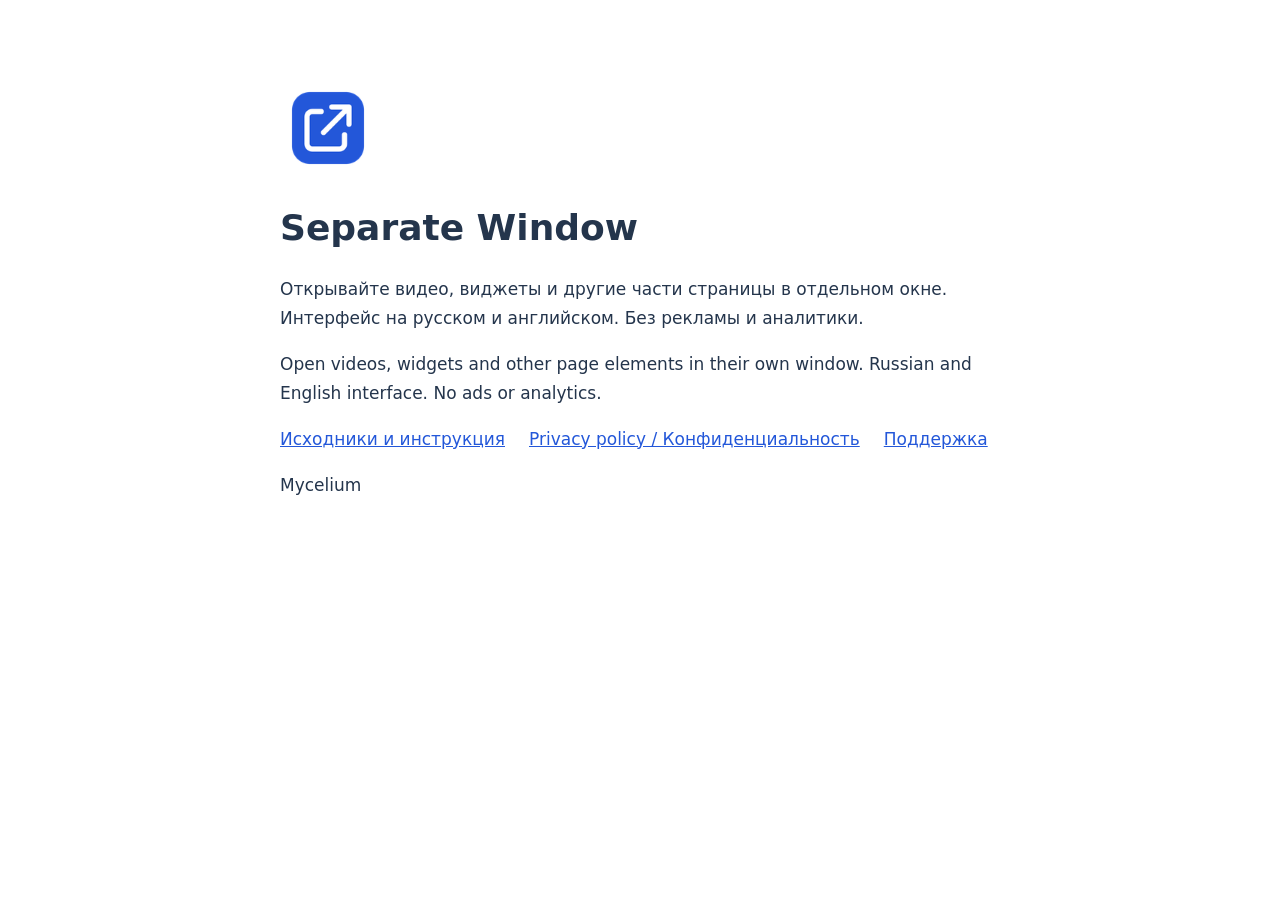
<file: docs/index.html>
<!doctype html><html lang="ru"><meta charset="utf-8"><meta name="viewport" content="width=device-width,initial-scale=1"><title>Separate Window — Mycelium</title><link rel="icon" href="favicon.ico"><style>body{max-width:720px;margin:80px auto;padding:0 24px;color:#24354c;font:17px/1.7 "Segoe UI",system-ui,sans-serif}img{width:96px;height:96px}h1{font-size:36px;margin:12px 0}a{color:#2357d9}nav{display:flex;gap:24px;flex-wrap:wrap}</style><body><img src="store/assets/icon128.png" alt=""><h1>Separate Window</h1><p>Открывайте видео, виджеты и другие части страницы в отдельном окне. Интерфейс на русском и английском. Без рекламы и аналитики.</p><p lang="en">Open videos, widgets and other page elements in their own window. Russian and English interface. No ads or analytics.</p><nav><a href="https://github.com/MerlinRus/SeparateWindow">Исходники и инструкция</a><a href="privacy.html">Privacy policy / Конфиденциальность</a><a href="mailto:qobuz43@gmail.com">Поддержка</a></nav><p>Mycelium</p></body></html>
</file>
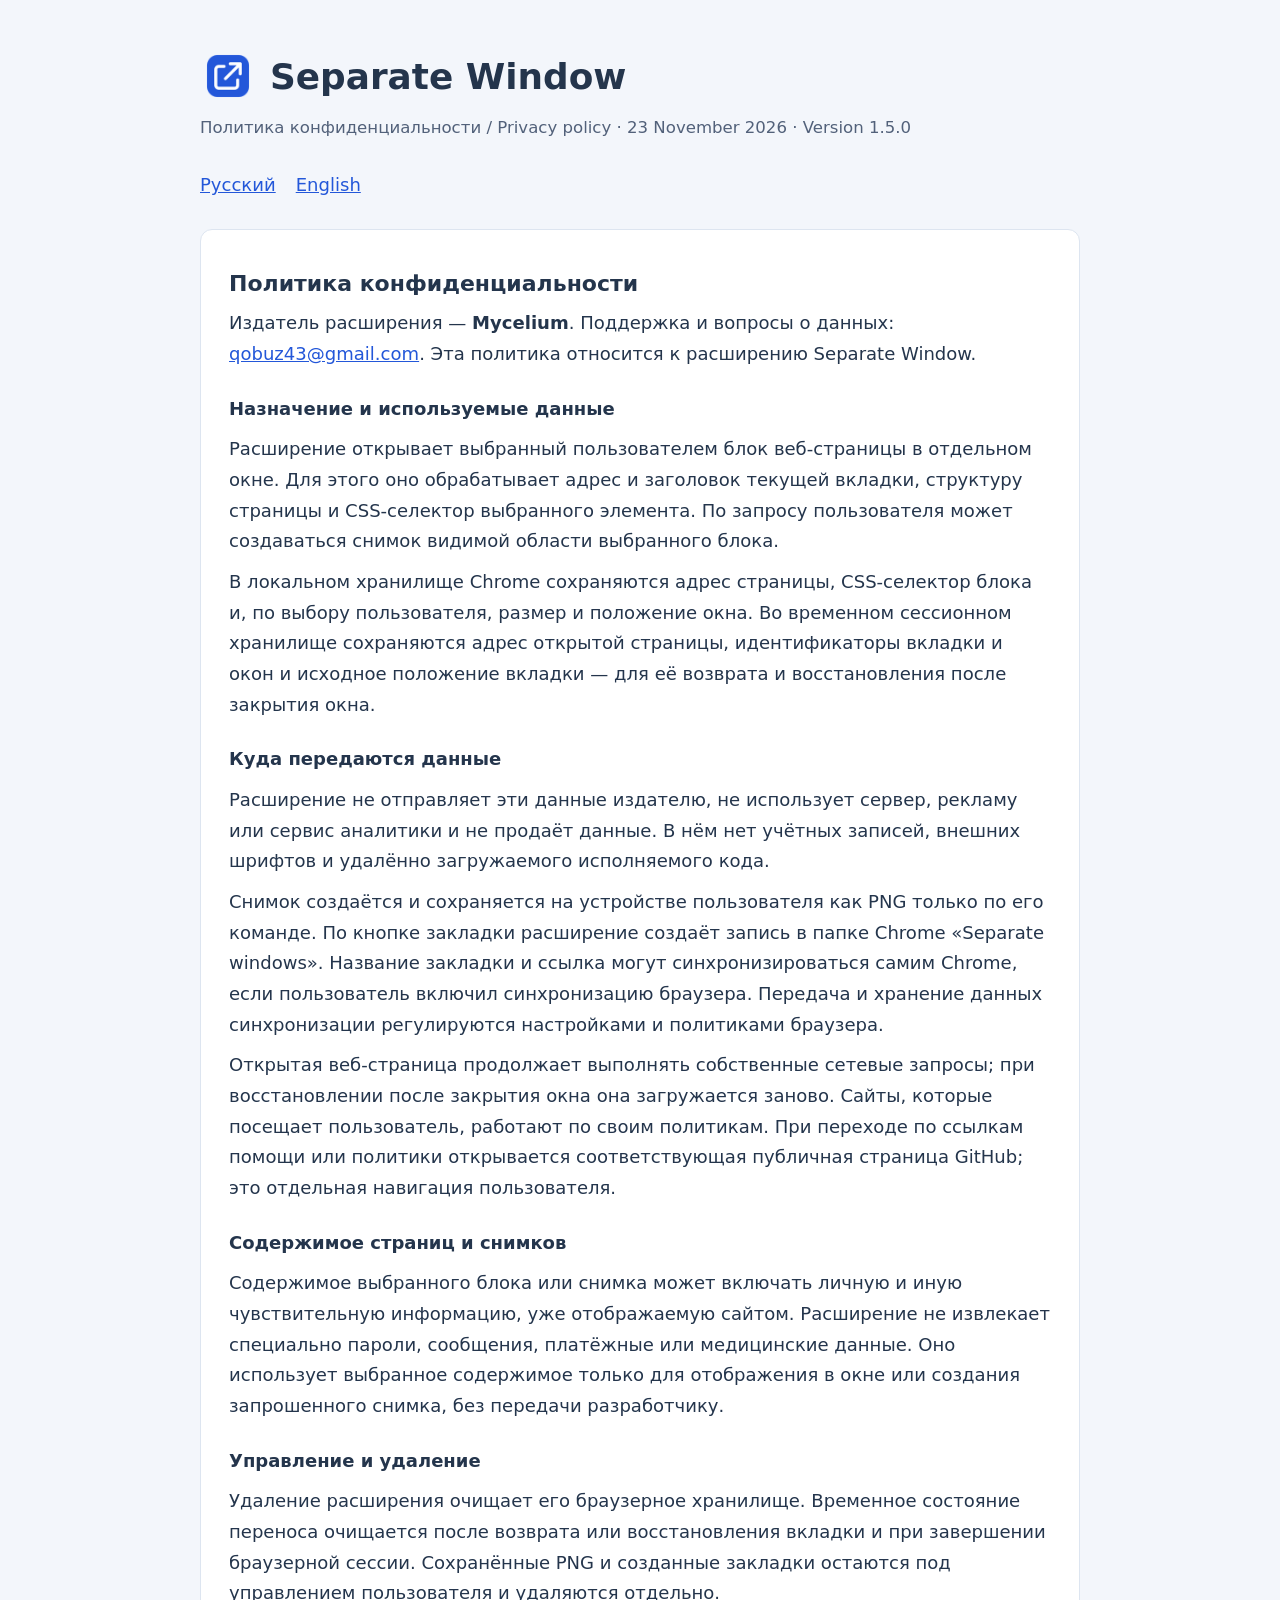
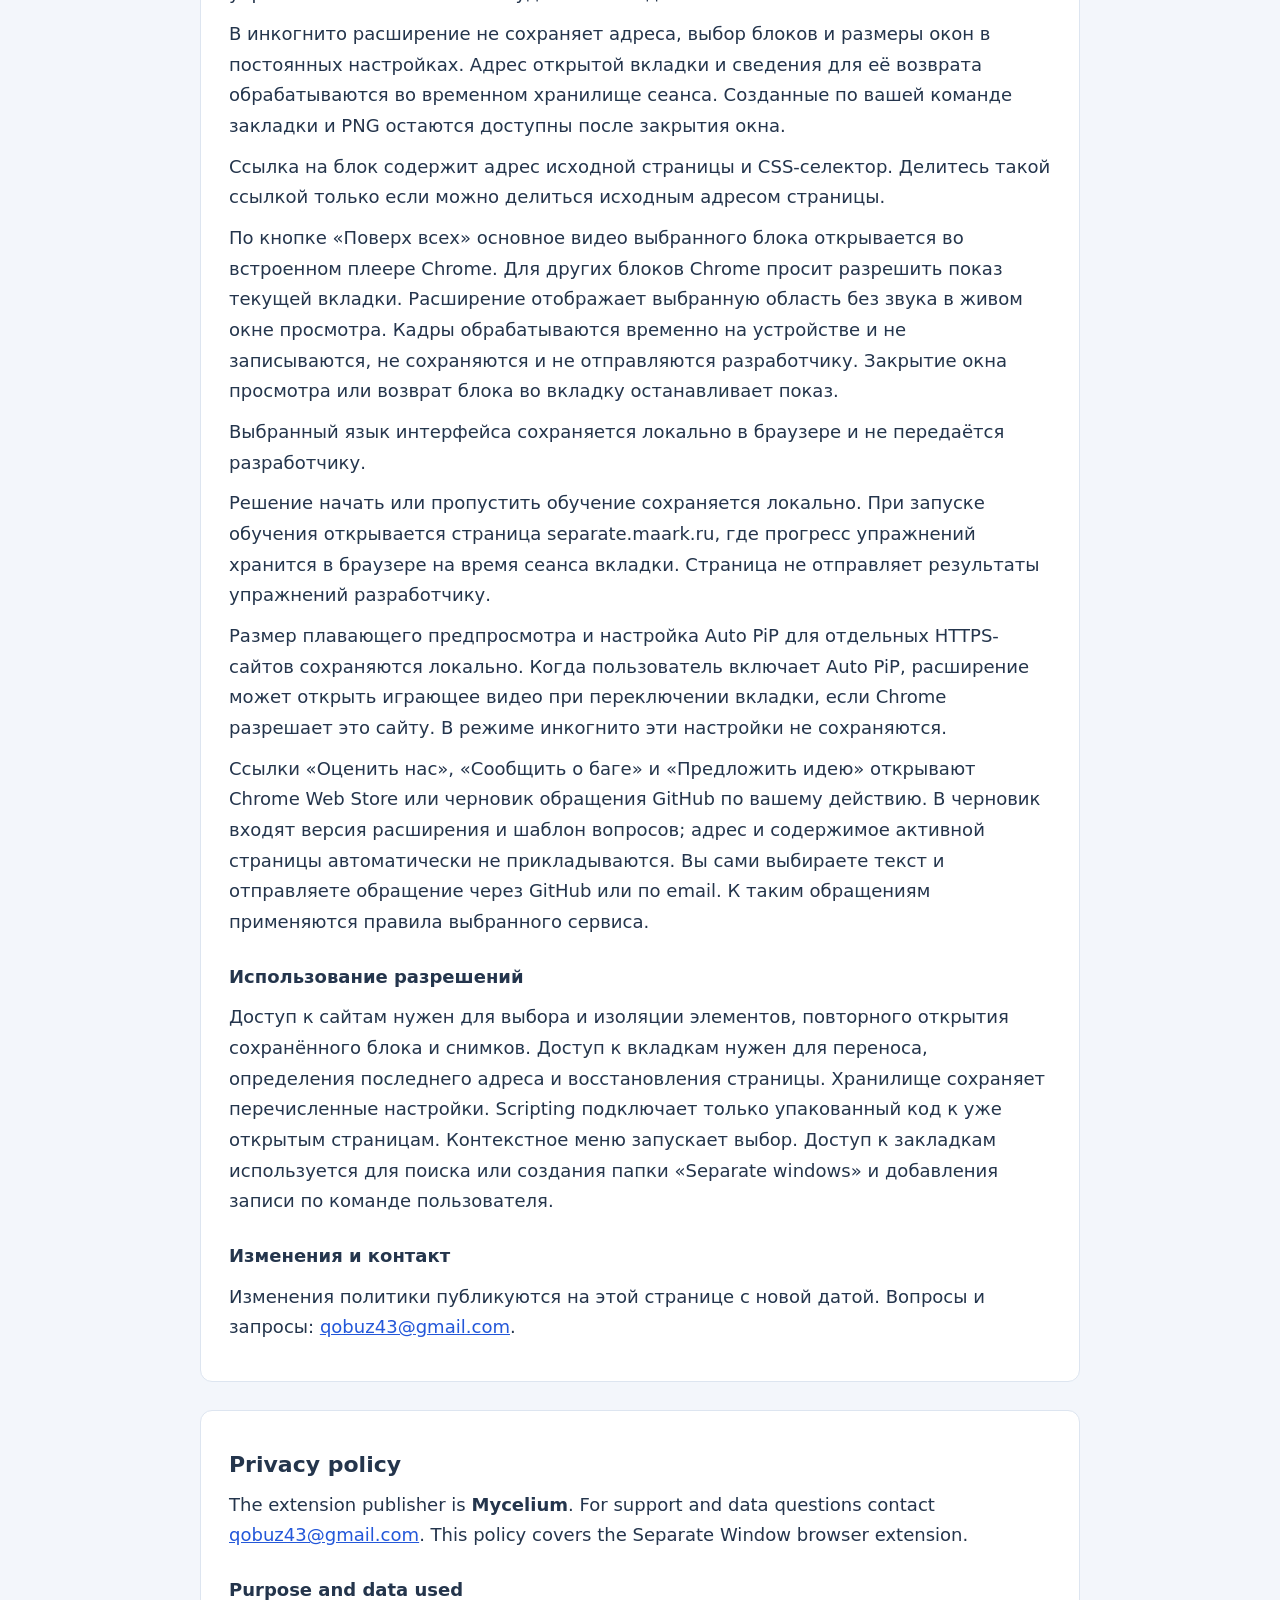
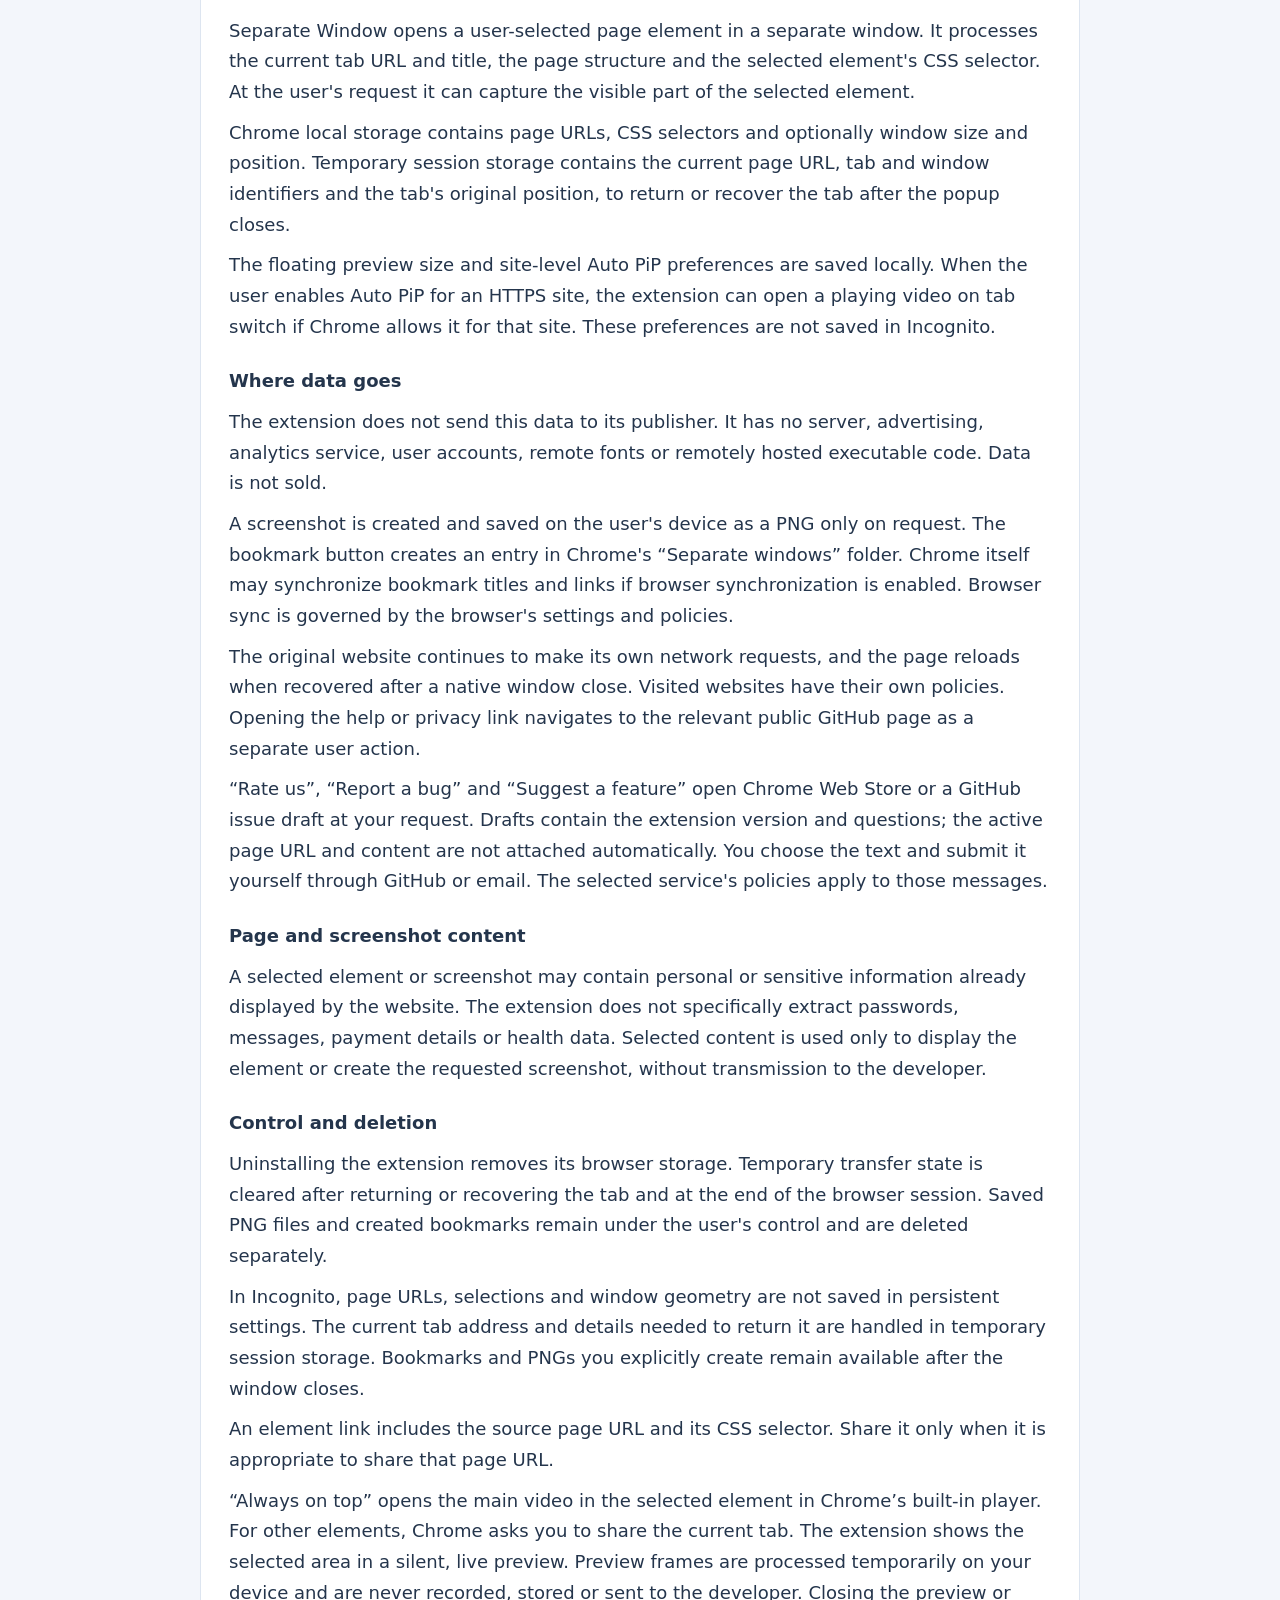
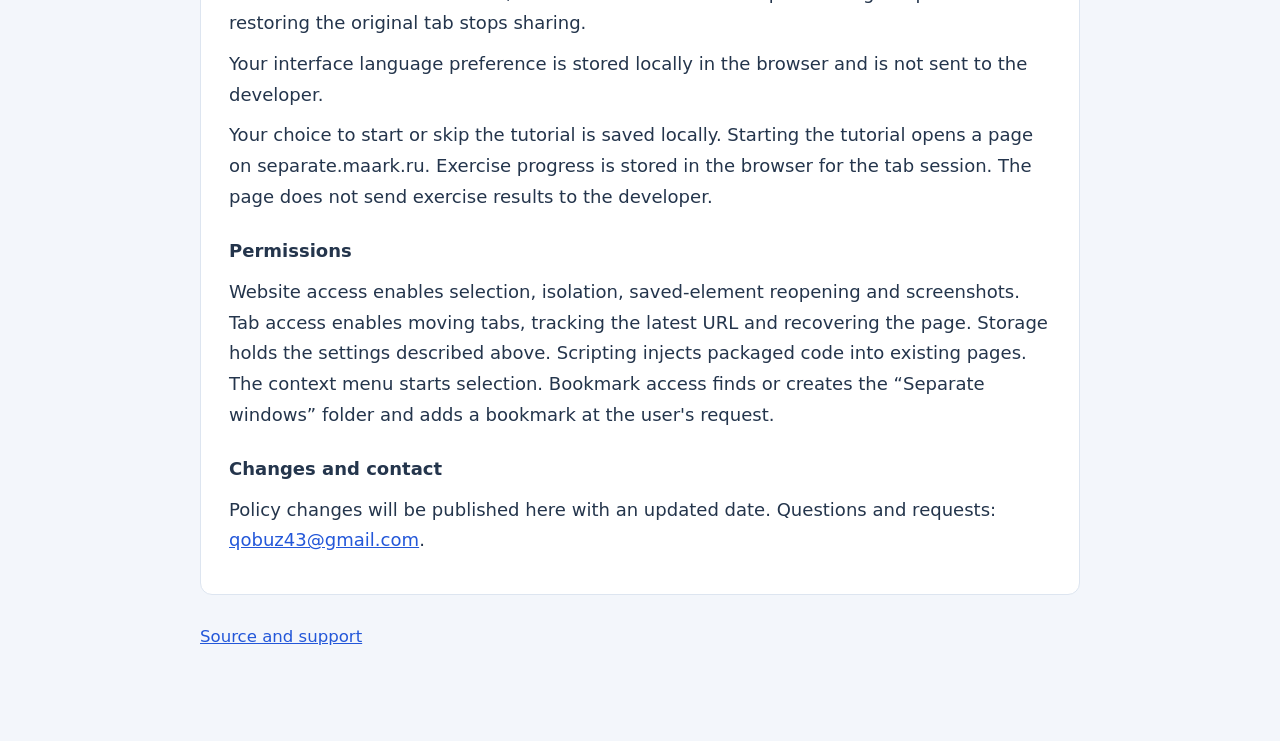
<file: docs/privacy.html>
<!doctype html>
<html lang="ru">
<head><meta charset="utf-8"><meta name="viewport" content="width=device-width,initial-scale=1,viewport-fit=cover"><title>Separate Window — Privacy policy</title><link rel="icon" href="favicon.ico"><style>
:root{color-scheme:light}*{box-sizing:border-box}body{margin:0;background:#f3f6fb;color:#24354c;font:16px/1.7 "Segoe UI",system-ui,sans-serif}main{max-width:880px;margin:auto;padding:48px 24px 80px}header{display:flex;gap:14px;align-items:center}header img{width:56px;height:56px}h1{margin:0;font-size:30px;line-height:1.2}h2{font-size:21px;line-height:1.3;margin:28px 0 10px}h3{font-size:17px;margin:24px 0 8px}nav{display:flex;gap:20px;margin:28px 0}a{color:#2357d9}article{padding:12px 28px 28px;background:white;border:1px solid #dde5f0;border-radius:12px;margin-bottom:28px}.meta{font-size:14px;color:#63758f}p{margin:10px 0}a:focus-visible{outline:3px solid #8fafff;outline-offset:3px}@media(max-width:600px){main{padding:24px 16px}article{padding:8px 20px 24px}h1{font-size:25px}}
html{-webkit-text-size-adjust:100%}
body{font-size:clamp(1.0625rem,calc(.96rem + .21vw),1.375rem);overflow-wrap:anywhere}
header{flex-wrap:wrap}
header img{flex:none}
h1{font-size:clamp(1.75rem,2.8vw,2.5rem)}
h2{font-size:clamp(1.375rem,1.65vw,1.875rem)}
h3{font-size:clamp(1.125rem,1.2vw,1.5rem)}
.meta{color:#52617a;font-size:clamp(1rem,calc(.94rem + .12vw),1.1875rem)}
main{
  --gutter:24px;
  --top:48px;
  --bottom:80px;
  max-width:58rem;
  padding-inline:max(var(--gutter),env(safe-area-inset-left,0px),env(safe-area-inset-right,0px));
  padding-block:max(var(--top),calc(env(safe-area-inset-top,0px) + 12px)) max(var(--bottom),calc(env(safe-area-inset-bottom,0px) + 12px));
}
nav{flex-wrap:wrap}
@media(max-width:600px){main{--gutter:16px;--top:24px;--bottom:24px}}
</style></head>
<body><main><header><img src="store/assets/icon128.png" alt=""><h1>Separate Window</h1></header><p class="meta">Политика конфиденциальности / Privacy policy · 23 November 2026 · Version 1.5.0</p><nav aria-label="Language"><a href="#ru">Русский</a><a href="#en">English</a></nav>
<article id="ru" lang="ru">
<h2>Политика конфиденциальности</h2>
<p>Издатель расширения — <strong>Mycelium</strong>. Поддержка и вопросы о данных: <a href="mailto:qobuz43@gmail.com">qobuz43@gmail.com</a>. Эта политика относится к расширению Separate Window.</p>
<h3>Назначение и используемые данные</h3>
<p>Расширение открывает выбранный пользователем блок веб-страницы в отдельном окне. Для этого оно обрабатывает адрес и заголовок текущей вкладки, структуру страницы и CSS-селектор выбранного элемента. По запросу пользователя может создаваться снимок видимой области выбранного блока.</p>
<p>В локальном хранилище Chrome сохраняются адрес страницы, CSS-селектор блока и, по выбору пользователя, размер и положение окна. Во временном сессионном хранилище сохраняются адрес открытой страницы, идентификаторы вкладки и окон и исходное положение вкладки — для её возврата и восстановления после закрытия окна.</p>
<h3>Куда передаются данные</h3>
<p>Расширение не отправляет эти данные издателю, не использует сервер, рекламу или сервис аналитики и не продаёт данные. В нём нет учётных записей, внешних шрифтов и удалённо загружаемого исполняемого кода.</p>
<p>Снимок создаётся и сохраняется на устройстве пользователя как PNG только по его команде. По кнопке закладки расширение создаёт запись в папке Chrome «Separate windows». Название закладки и ссылка могут синхронизироваться самим Chrome, если пользователь включил синхронизацию браузера. Передача и хранение данных синхронизации регулируются настройками и политиками браузера.</p>
<p>Открытая веб-страница продолжает выполнять собственные сетевые запросы; при восстановлении после закрытия окна она загружается заново. Сайты, которые посещает пользователь, работают по своим политикам. При переходе по ссылкам помощи или политики открывается соответствующая публичная страница GitHub; это отдельная навигация пользователя.</p>
<h3>Содержимое страниц и снимков</h3>
<p>Содержимое выбранного блока или снимка может включать личную и иную чувствительную информацию, уже отображаемую сайтом. Расширение не извлекает специально пароли, сообщения, платёжные или медицинские данные. Оно использует выбранное содержимое только для отображения в окне или создания запрошенного снимка, без передачи разработчику.</p>
<h3>Управление и удаление</h3>
<p>Удаление расширения очищает его браузерное хранилище. Временное состояние переноса очищается после возврата или восстановления вкладки и при завершении браузерной сессии. Сохранённые PNG и созданные закладки остаются под управлением пользователя и удаляются отдельно.</p>
<p>В инкогнито расширение не сохраняет адреса, выбор блоков и размеры окон в постоянных настройках. Адрес открытой вкладки и сведения для её возврата обрабатываются во временном хранилище сеанса. Созданные по вашей команде закладки и PNG остаются доступны после закрытия окна.</p>
<p>Ссылка на блок содержит адрес исходной страницы и CSS-селектор. Делитесь такой ссылкой только если можно делиться исходным адресом страницы.</p>
<p>По кнопке «Поверх всех» основное видео выбранного блока открывается во встроенном плеере Chrome. Для других блоков Chrome просит разрешить показ текущей вкладки. Расширение отображает выбранную область без звука в живом окне просмотра. Кадры обрабатываются временно на устройстве и не записываются, не сохраняются и не отправляются разработчику. Закрытие окна просмотра или возврат блока во вкладку останавливает показ.</p>
<p>Выбранный язык интерфейса сохраняется локально в браузере и не передаётся разработчику.</p>
<p>Решение начать или пропустить обучение сохраняется локально. При запуске обучения открывается страница separate.maark.ru, где прогресс упражнений хранится в браузере на время сеанса вкладки. Страница не отправляет результаты упражнений разработчику.</p>
<p>Размер плавающего предпросмотра и настройка Auto PiP для отдельных HTTPS-сайтов сохраняются локально. Когда пользователь включает Auto PiP, расширение может открыть играющее видео при переключении вкладки, если Chrome разрешает это сайту. В режиме инкогнито эти настройки не сохраняются.</p>
<p>Ссылки «Оценить нас», «Сообщить о баге» и «Предложить идею» открывают Chrome Web Store или черновик обращения GitHub по вашему действию. В черновик входят версия расширения и шаблон вопросов; адрес и содержимое активной страницы автоматически не прикладываются. Вы сами выбираете текст и отправляете обращение через GitHub или по email. К таким обращениям применяются правила выбранного сервиса.</p>
<h3>Использование разрешений</h3>
<p>Доступ к сайтам нужен для выбора и изоляции элементов, повторного открытия сохранённого блока и снимков. Доступ к вкладкам нужен для переноса, определения последнего адреса и восстановления страницы. Хранилище сохраняет перечисленные настройки. Scripting подключает только упакованный код к уже открытым страницам. Контекстное меню запускает выбор. Доступ к закладкам используется для поиска или создания папки «Separate windows» и добавления записи по команде пользователя.</p>
<h3>Изменения и контакт</h3>
<p>Изменения политики публикуются на этой странице с новой датой. Вопросы и запросы: <a href="mailto:qobuz43@gmail.com">qobuz43@gmail.com</a>.</p>
</article>
<article id="en" lang="en">
<h2>Privacy policy</h2>
<p>The extension publisher is <strong>Mycelium</strong>. For support and data questions contact <a href="mailto:qobuz43@gmail.com">qobuz43@gmail.com</a>. This policy covers the Separate Window browser extension.</p>
<h3>Purpose and data used</h3>
<p>Separate Window opens a user-selected page element in a separate window. It processes the current tab URL and title, the page structure and the selected element's CSS selector. At the user's request it can capture the visible part of the selected element.</p>
<p>Chrome local storage contains page URLs, CSS selectors and optionally window size and position. Temporary session storage contains the current page URL, tab and window identifiers and the tab's original position, to return or recover the tab after the popup closes.</p>
<p>The floating preview size and site-level Auto PiP preferences are saved locally. When the user enables Auto PiP for an HTTPS site, the extension can open a playing video on tab switch if Chrome allows it for that site. These preferences are not saved in Incognito.</p>
<h3>Where data goes</h3>
<p>The extension does not send this data to its publisher. It has no server, advertising, analytics service, user accounts, remote fonts or remotely hosted executable code. Data is not sold.</p>
<p>A screenshot is created and saved on the user's device as a PNG only on request. The bookmark button creates an entry in Chrome's “Separate windows” folder. Chrome itself may synchronize bookmark titles and links if browser synchronization is enabled. Browser sync is governed by the browser's settings and policies.</p>
<p>The original website continues to make its own network requests, and the page reloads when recovered after a native window close. Visited websites have their own policies. Opening the help or privacy link navigates to the relevant public GitHub page as a separate user action.</p>
<p>“Rate us”, “Report a bug” and “Suggest a feature” open Chrome Web Store or a GitHub issue draft at your request. Drafts contain the extension version and questions; the active page URL and content are not attached automatically. You choose the text and submit it yourself through GitHub or email. The selected service's policies apply to those messages.</p>
<h3>Page and screenshot content</h3>
<p>A selected element or screenshot may contain personal or sensitive information already displayed by the website. The extension does not specifically extract passwords, messages, payment details or health data. Selected content is used only to display the element or create the requested screenshot, without transmission to the developer.</p>
<h3>Control and deletion</h3>
<p>Uninstalling the extension removes its browser storage. Temporary transfer state is cleared after returning or recovering the tab and at the end of the browser session. Saved PNG files and created bookmarks remain under the user's control and are deleted separately.</p>
<p>In Incognito, page URLs, selections and window geometry are not saved in persistent settings. The current tab address and details needed to return it are handled in temporary session storage. Bookmarks and PNGs you explicitly create remain available after the window closes.</p>
<p>An element link includes the source page URL and its CSS selector. Share it only when it is appropriate to share that page URL.</p>
<p>“Always on top” opens the main video in the selected element in Chrome’s built-in player. For other elements, Chrome asks you to share the current tab. The extension shows the selected area in a silent, live preview. Preview frames are processed temporarily on your device and are never recorded, stored or sent to the developer. Closing the preview or restoring the original tab stops sharing.</p>
<p>Your interface language preference is stored locally in the browser and is not sent to the developer.</p>
<p>Your choice to start or skip the tutorial is saved locally. Starting the tutorial opens a page on separate.maark.ru. Exercise progress is stored in the browser for the tab session. The page does not send exercise results to the developer.</p>
<h3>Permissions</h3>
<p>Website access enables selection, isolation, saved-element reopening and screenshots. Tab access enables moving tabs, tracking the latest URL and recovering the page. Storage holds the settings described above. Scripting injects packaged code into existing pages. The context menu starts selection. Bookmark access finds or creates the “Separate windows” folder and adds a bookmark at the user's request.</p>
<h3>Changes and contact</h3>
<p>Policy changes will be published here with an updated date. Questions and requests: <a href="mailto:qobuz43@gmail.com">qobuz43@gmail.com</a>.</p>
</article><p class="meta"><a href="https://github.com/MerlinRus/SeparateWindow">Source and support</a></p></main></body></html>
</file>
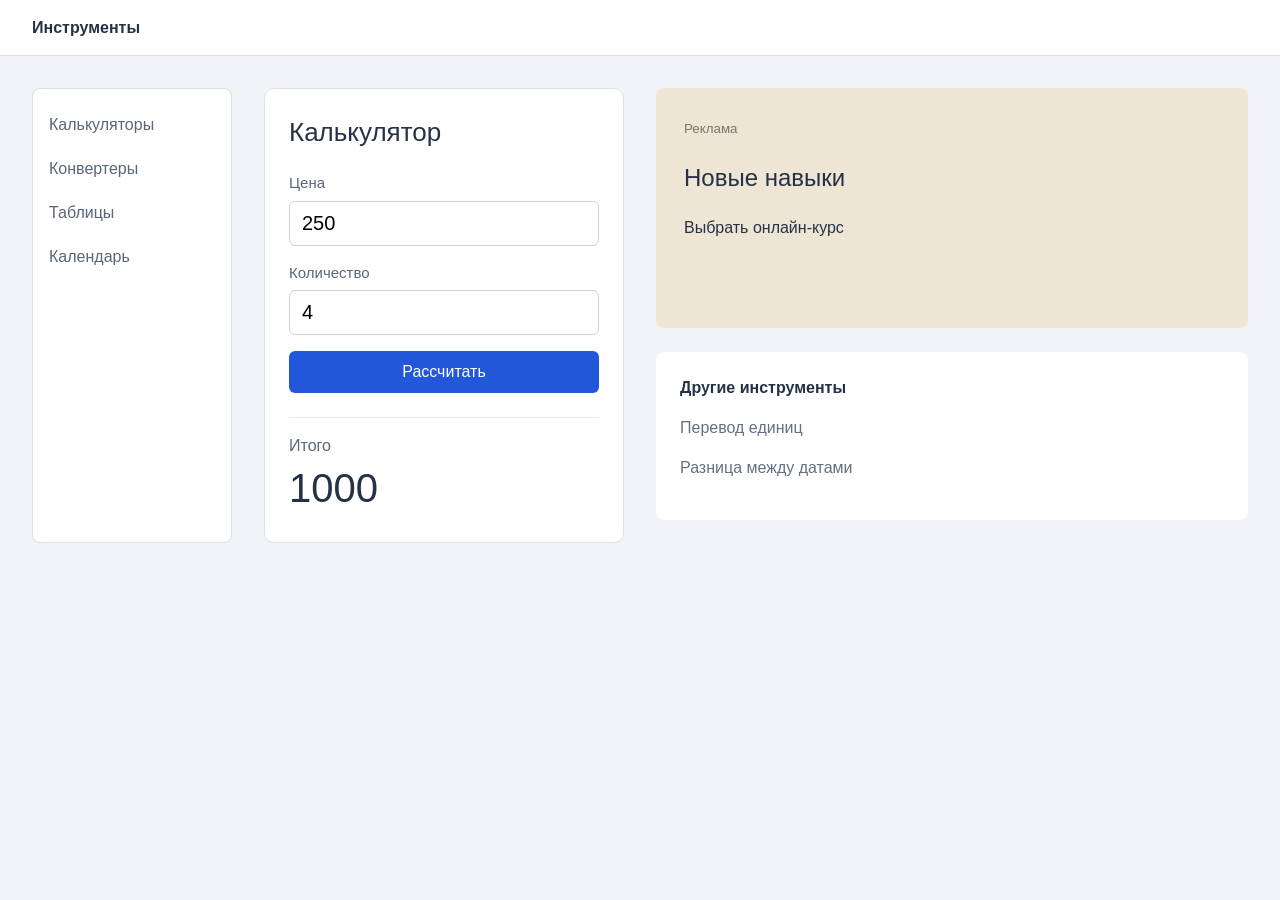
<file: tools/calculator-demo.html>
<!doctype html><html lang="ru"><meta charset="utf-8"><title>Tools — demo</title>
<style>
*{box-sizing:border-box}body{margin:0;background:#f1f3f6;color:#253246;font:16px/1.5 "Segoe UI",sans-serif}header{height:56px;padding:16px 32px;background:white;border-bottom:1px solid #dbe1e8;font-weight:600}main{display:grid;grid-template-columns:200px 360px 1fr;gap:32px;margin:32px}nav{padding:24px 16px;background:#fff;border:1px solid #dbe1e8;border-radius:8px}nav span{display:block;margin:0 0 20px;color:#59677a}.widget{width:360px;padding:24px;background:white;border:1px solid #dbe1e8;border-radius:10px}.widget h1{font-size:26px;font-weight:500;margin:0 0 20px}.widget label{display:block;color:#59677a;font-size:15px;margin:0 0 16px}.widget input{display:block;width:100%;padding:10px 12px;border:1px solid #cbd3de;border-radius:6px;font:20px "Segoe UI",sans-serif;margin-top:6px}.widget button{width:100%;background:#2357d9;color:white;border:0;border-radius:6px;padding:12px;font:16px "Segoe UI",sans-serif;cursor:pointer}.total{border-top:1px solid #e4e8ee;margin-top:24px;padding-top:16px;color:#59677a}.total output{display:block;font-size:40px;color:#253246;font-variant-numeric:tabular-nums}.ad{padding:28px;background:#eee5d5;border-radius:8px;height:240px}.ad small{color:#7d7468}.ad h2{font-weight:500;font-size:24px}.ad p{font-size:16px}.links{margin-top:24px;background:white;padding:24px;border-radius:8px}.links p{color:#637185;margin:16px 0}
</style><header data-en="Tools">Инструменты</header><main><nav><span data-en="Calculators">Калькуляторы</span><span data-en="Converters">Конвертеры</span><span data-en="Tables">Таблицы</span><span data-en="Calendar">Календарь</span></nav><section class="widget" id="calculator"><h1 data-en="Calculator">Калькулятор</h1><label><span data-en="Price">Цена</span><input id="price" type="number" value="250"></label><label><span data-en="Quantity">Количество</span><input id="quantity" type="number" value="4"></label><button id="calculate" data-en="Calculate">Рассчитать</button><div class="total"><span data-en="Total">Итого</span><output id="total">1000</output></div></section><aside><div class="ad"><small data-en="Advertisement">Реклама</small><h2 data-en="Learn something new">Новые навыки</h2><p data-en="Explore online courses">Выбрать онлайн-курс</p></div><div class="links"><strong data-en="Other tools">Другие инструменты</strong><p data-en="Unit converter">Перевод единиц</p><p data-en="Date calculator">Разница между датами</p></div></aside></main><script>
const english=new URLSearchParams(location.search).get('lang')==='en';
if(english){document.documentElement.lang='en';for(const node of document.querySelectorAll('[data-en]'))node.textContent=node.dataset.en;}
window.identity=crypto.randomUUID();
document.querySelector('#calculate').addEventListener('click',()=>{document.querySelector('#total').textContent=String(Number(document.querySelector('#price').value)*Number(document.querySelector('#quantity').value))});
</script></html>
</file>
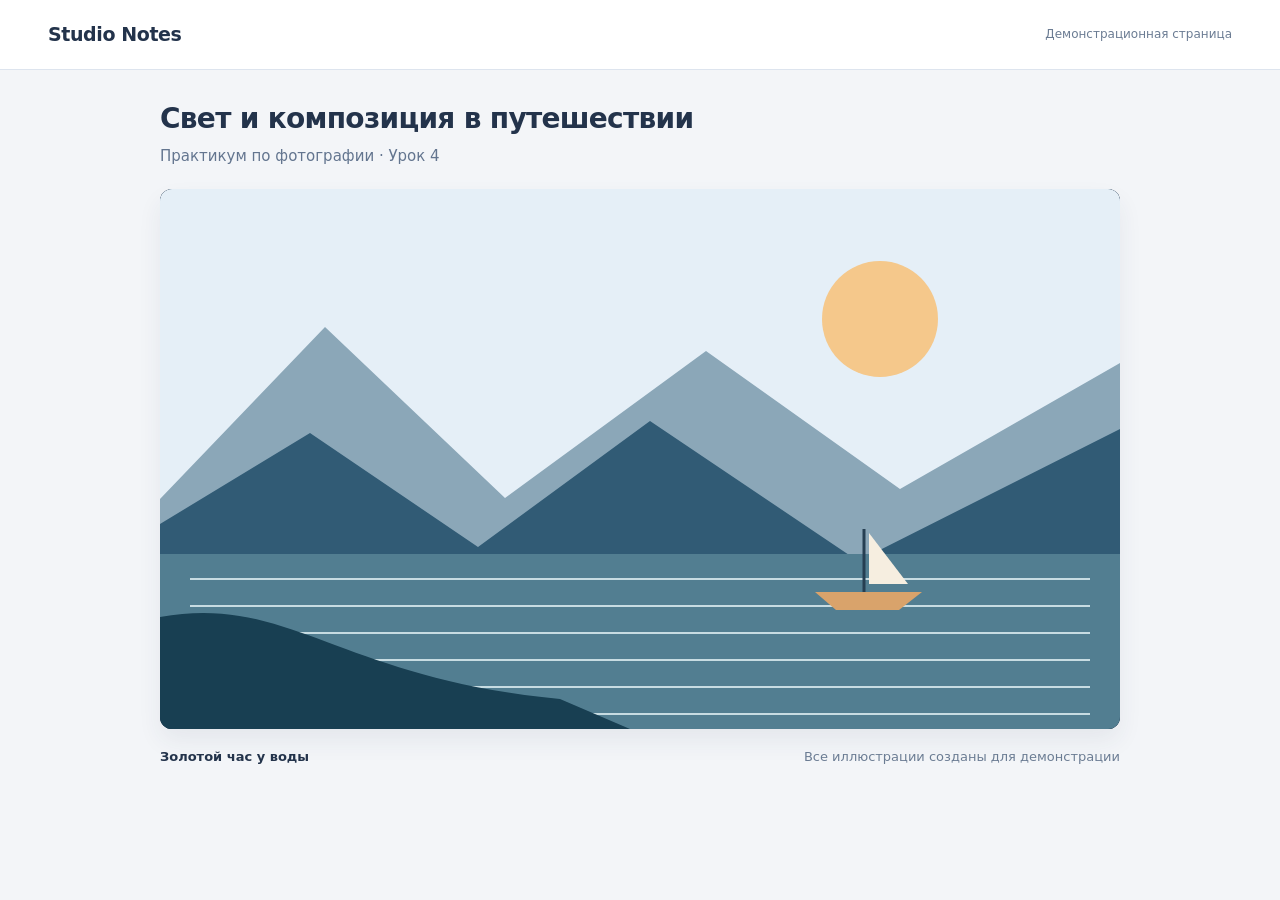
<file: tools/demo.html>
<!doctype html>
<html lang="ru"><meta charset="utf-8"><title>Studio Notes — demo page</title>
<style>
*{box-sizing:border-box}body{margin:0;background:#f3f5f8;color:#23334b;font:15px/1.5 "Segoe UI",system-ui,sans-serif}header{padding:20px 48px;background:#fff;border-bottom:1px solid #dde4ee;display:flex;justify-content:space-between;align-items:center}header strong{font-size:19px;letter-spacing:-.4px}header span{font-size:12px;color:#6b7c93}main{max-width:960px;margin:28px auto}h1{font-size:28px;letter-spacing:-.7px;margin:0 0 5px}p{margin:0 0 22px;color:#63758f}.video-card{background:#111b2b;border-radius:12px;overflow:hidden;box-shadow:0 12px 24px #24395712}video{display:block;width:960px;height:540px;background:#193957}.notes{display:flex;justify-content:space-between;padding:18px 0;font-size:13px}.notes b{font-weight:600}.notes span{color:#6b7c93}
</style>
<header><strong>Studio Notes</strong><span id="demo-label">Демонстрационная страница</span></header>
<main><h1 id="heading">Свет и композиция в путешествии</h1><p id="description">Практикум по фотографии · Урок 4</p><div class="video-card"><video id="movie" autoplay muted controls playsinline></video></div><div class="notes"><b id="chapter">Золотой час у воды</b><span id="duration">Все иллюстрации созданы для демонстрации</span></div></main>
<script>
const english=new URLSearchParams(location.search).get('lang')==='en';
if(english){document.documentElement.lang='en';document.querySelector('#demo-label').textContent='Demo page';document.querySelector('#heading').textContent='Light and composition on the road';document.querySelector('#description').textContent='Photography workshop · Lesson 4';document.querySelector('#chapter').textContent='Golden hour by the water';document.querySelector('#duration').textContent='Original artwork created for this demo'}
const canvas=document.createElement('canvas');canvas.width=960;canvas.height=540;const c=canvas.getContext('2d');
function draw(){c.fillStyle='#e5eff7';c.fillRect(0,0,960,540);c.fillStyle='#f5c88b';c.beginPath();c.arc(720,130,58,0,Math.PI*2);c.fill();
c.fillStyle='#8ba7b8';c.beginPath();c.moveTo(0,310);c.lineTo(165,138);c.lineTo(345,309);c.lineTo(546,162);c.lineTo(740,300);c.lineTo(960,174);c.lineTo(960,540);c.lineTo(0,540);c.fill();
c.fillStyle='#315b75';c.beginPath();c.moveTo(0,335);c.lineTo(150,244);c.lineTo(318,358);c.lineTo(490,232);c.lineTo(698,372);c.lineTo(960,240);c.lineTo(960,540);c.lineTo(0,540);c.fill();
c.fillStyle='#527e91';c.fillRect(0,365,960,175);c.strokeStyle='#c7dce2';c.lineWidth=2;for(let y=390;y<540;y+=27){c.beginPath();c.moveTo(30,y);c.lineTo(930,y);c.stroke()}
c.fillStyle='#183f52';c.beginPath();c.moveTo(0,428);c.bezierCurveTo(130,405,178,489,400,510);c.lineTo(470,540);c.lineTo(0,540);c.fill();
c.fillStyle='#d9a36b';c.beginPath();c.moveTo(655,403);c.lineTo(762,403);c.lineTo(739,421);c.lineTo(676,421);c.fill();c.strokeStyle='#263f52';c.lineWidth=3;c.beginPath();c.moveTo(704,403);c.lineTo(704,340);c.stroke();c.fillStyle='#f6eee0';c.beginPath();c.moveTo(709,344);c.lineTo(748,395);c.lineTo(709,395);c.fill()}
draw();setInterval(draw,100);document.querySelector('video').srcObject=canvas.captureStream(10);
</script></html>
</file>
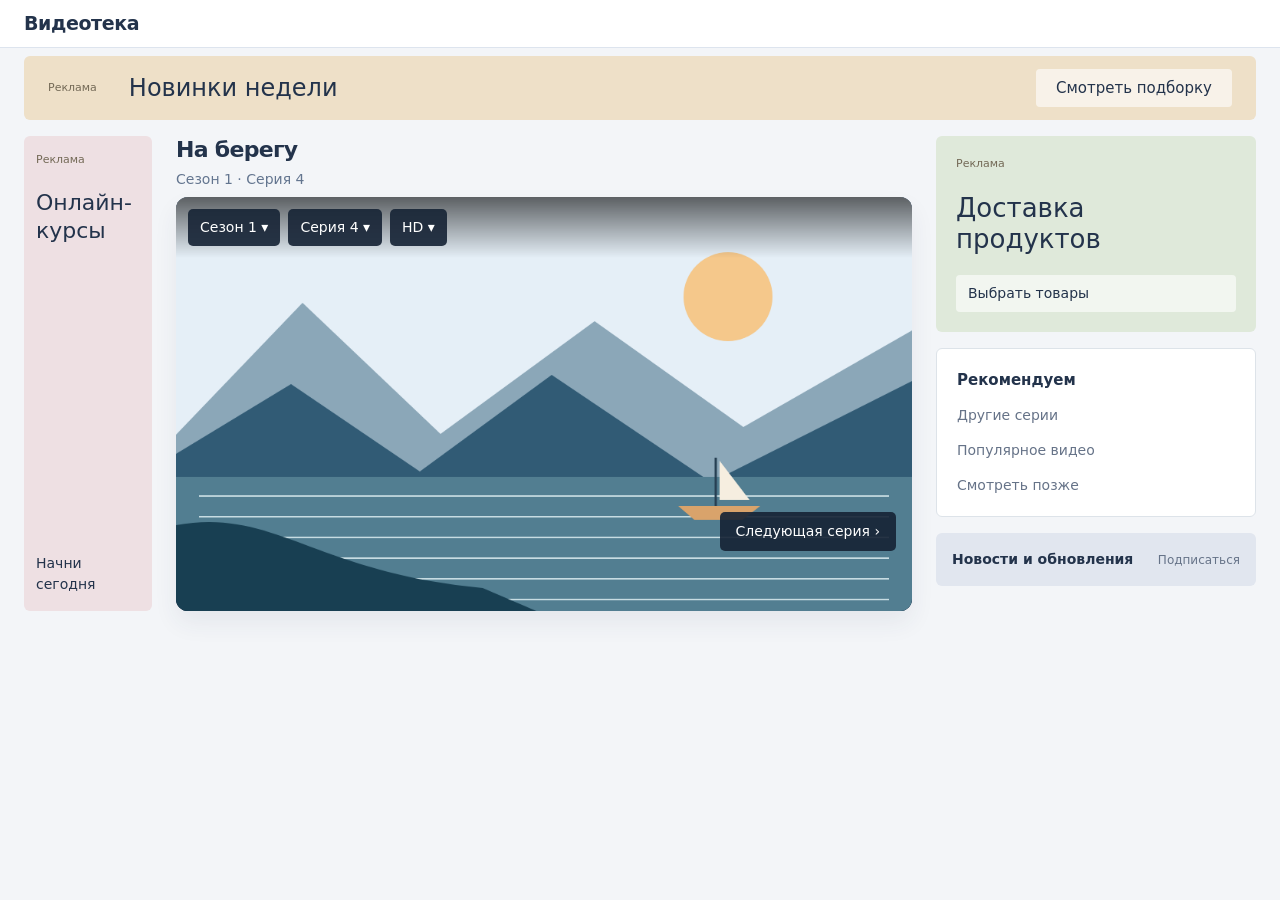
<file: tools/marketing-demo.html>
<!doctype html>
<html lang="ru"><meta charset="utf-8"><title>Studio Notes — demo page</title>
<style>
*{box-sizing:border-box}body{margin:0;background:#f3f5f8;color:#23334b;font:15px/1.5 "Segoe UI",system-ui,sans-serif}header{padding:20px 48px;background:#fff;border-bottom:1px solid #dde4ee;display:flex;justify-content:space-between;align-items:center}header strong{font-size:19px;letter-spacing:-.4px}header span{font-size:12px;color:#6b7c93}main{max-width:960px;margin:28px auto}h1{font-size:28px;letter-spacing:-.7px;margin:0 0 5px}p{margin:0 0 22px;color:#63758f}.video-card{background:#111b2b;border-radius:12px;overflow:hidden;box-shadow:0 12px 24px #24395712}video{display:block;width:960px;height:540px;background:#193957}.notes{display:flex;justify-content:space-between;padding:18px 0;font-size:13px}.notes b{font-weight:600}.notes span{color:#6b7c93}
.video-card{position:relative}.player-ui{position:absolute;inset:0;pointer-events:none}.selectors{display:flex;gap:8px;padding:16px;background:linear-gradient(#0009,transparent)}.selectors span,.next{padding:9px 16px;background:#172435e8;border-radius:5px;color:#fff;font-size:17px}.next{position:absolute;right:16px;bottom:72px}.notes{display:none}header{height:48px;padding:12px 24px}main{max-width:none;margin:0}h1{font-size:22px;line-height:28px}p{font-size:14px;line-height:20px;margin:0 0 8px}video{width:736px;height:414px}.top-ad{height:64px;margin:8px 24px;background:#eee0c8;display:flex;align-items:center;gap:32px;padding:12px 24px;border-radius:6px}.top-ad small,.rail small,.side-ad small{color:#736956;font-size:11px}.top-ad strong{font-size:24px;font-weight:500}.top-ad>span{margin-left:auto;background:#fff9;padding:8px 20px;border-radius:4px;font-size:15px}.layout{display:grid;grid-template-columns:128px 736px 1fr;gap:24px;margin:16px 24px}.rail{background:#eee0e3;border-radius:6px;padding:16px 12px;display:flex;flex-direction:column;gap:20px}.rail strong{font-size:22px;font-weight:500;line-height:1.3}.rail>span{margin-top:auto;font-size:14px}.side-ad{padding:20px;background:#dfe9da;border-radius:6px;display:flex;flex-direction:column;gap:20px}.side-ad strong{font-size:26px;line-height:1.2;font-weight:500}.side-ad>span{background:#fff9;border-radius:4px;padding:8px 12px;font-size:14px}.related{display:flex;flex-direction:column;gap:14px;margin-top:16px;padding:20px;background:white;border:1px solid #dde3e9;border-radius:6px}.related>span{color:#667388;font-size:14px}.subscribe{display:flex;align-items:center;justify-content:space-between;gap:12px;margin-top:16px;padding:16px;background:#e1e6ef;border-radius:6px;font-size:14px}.subscribe span{font-size:12px;color:#667388}.selectors{padding:12px}.selectors span{font-size:14px;padding:8px 12px}.next{font-size:14px;bottom:60px}</style>
<header><strong>Studio Notes</strong><span id="demo-label">Демонстрационная страница</span></header>
<div class="top-ad"><small data-en="Advertisement">Реклама</small><strong data-en="This week's picks">Новинки недели</strong><span data-en="View collection">Смотреть подборку</span></div><div class="layout"><aside class="rail"><small data-en="Advertisement">Реклама</small><strong data-en="Online courses">Онлайн-курсы</strong><span data-en="Start today">Начни сегодня</span></aside><main><h1 id="heading">Свет и композиция в путешествии</h1><p id="description">Практикум по фотографии · Урок 4</p><div class="video-card" id="player"><video id="movie" autoplay muted controls playsinline></video><div class="player-ui"><div class="selectors"><span id="season">Сезон 1 ▾</span><span id="episode">Серия 4 ▾</span><span>HD ▾</span></div><div class="next" id="next">Следующая серия ›</div></div></div><div class="notes"><b id="chapter">Золотой час у воды</b><span id="duration">Все иллюстрации созданы для демонстрации</span></div></main><aside class="sidebar"><div class="side-ad"><small data-en="Advertisement">Реклама</small><strong data-en="Grocery delivery">Доставка продуктов</strong><span data-en="Browse items">Выбрать товары</span></div><section class="related"><strong data-en="Recommended">Рекомендуем</strong><span data-en="More episodes">Другие серии</span><span data-en="Trending videos">Популярное видео</span><span data-en="Watch later">Смотреть позже</span></section><div class="subscribe"><strong data-en="News and updates">Новости и обновления</strong><span data-en="Subscribe">Подписаться</span></div></aside></div>
<script>
const english=new URLSearchParams(location.search).get('lang')==='en';
if(english){document.documentElement.lang='en';document.querySelector('#demo-label').textContent='Demo page';document.querySelector('#heading').textContent='Light and composition on the road';document.querySelector('#description').textContent='Photography workshop · Lesson 4';document.querySelector('#chapter').textContent='Golden hour by the water';document.querySelector('#duration').textContent='Original artwork created for this demo'}
if(english){document.querySelector('#season').textContent='Season 1 ▾';document.querySelector('#episode').textContent='Episode 4 ▾';document.querySelector('#next').textContent='Next episode ›'}
document.querySelector('header strong').textContent=english?'Video library':'Видеотека';
document.querySelector('#demo-label').textContent='';
document.querySelector('#heading').textContent=english?'By the shore':'На берегу';
document.querySelector('#description').textContent=english?'Season 1 · Episode 4':'Сезон 1 · Серия 4';
if(english)for(const node of document.querySelectorAll('[data-en]'))node.textContent=node.dataset.en;
const canvas=document.createElement('canvas');canvas.width=960;canvas.height=540;const c=canvas.getContext('2d');
function draw(){c.fillStyle='#e5eff7';c.fillRect(0,0,960,540);c.fillStyle='#f5c88b';c.beginPath();c.arc(720,130,58,0,Math.PI*2);c.fill();
c.fillStyle='#8ba7b8';c.beginPath();c.moveTo(0,310);c.lineTo(165,138);c.lineTo(345,309);c.lineTo(546,162);c.lineTo(740,300);c.lineTo(960,174);c.lineTo(960,540);c.lineTo(0,540);c.fill();
c.fillStyle='#315b75';c.beginPath();c.moveTo(0,335);c.lineTo(150,244);c.lineTo(318,358);c.lineTo(490,232);c.lineTo(698,372);c.lineTo(960,240);c.lineTo(960,540);c.lineTo(0,540);c.fill();
c.fillStyle='#527e91';c.fillRect(0,365,960,175);c.strokeStyle='#c7dce2';c.lineWidth=2;for(let y=390;y<540;y+=27){c.beginPath();c.moveTo(30,y);c.lineTo(930,y);c.stroke()}
c.fillStyle='#183f52';c.beginPath();c.moveTo(0,428);c.bezierCurveTo(130,405,178,489,400,510);c.lineTo(470,540);c.lineTo(0,540);c.fill();
c.fillStyle='#d9a36b';c.beginPath();c.moveTo(655,403);c.lineTo(762,403);c.lineTo(739,421);c.lineTo(676,421);c.fill();c.strokeStyle='#263f52';c.lineWidth=3;c.beginPath();c.moveTo(704,403);c.lineTo(704,340);c.stroke();c.fillStyle='#f6eee0';c.beginPath();c.moveTo(709,344);c.lineTo(748,395);c.lineTo(709,395);c.fill()}
draw();setInterval(draw,100);document.querySelector('video').srcObject=canvas.captureStream(10);
</script></html>
</file>
